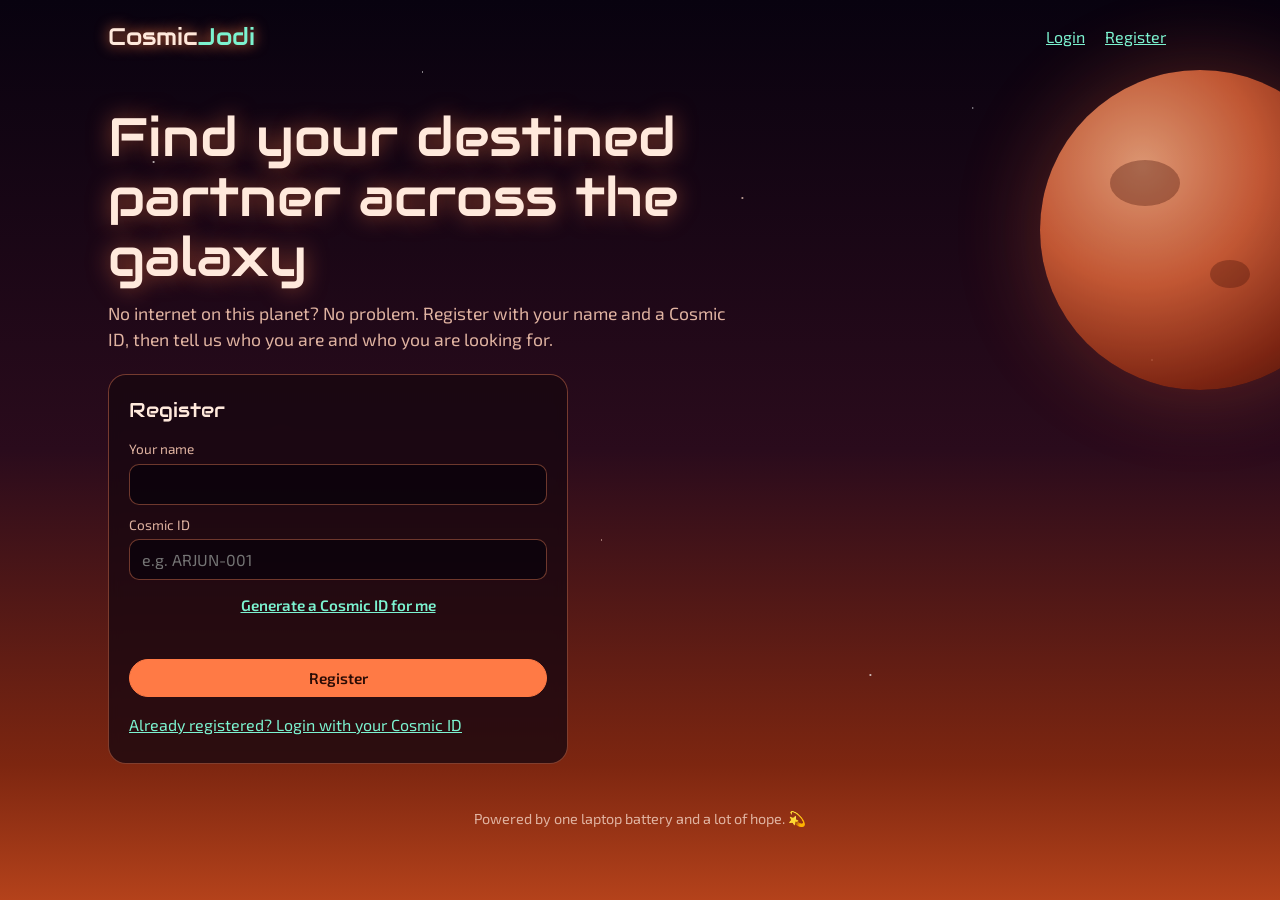
<file: index.html>
<!DOCTYPE html>
<html lang="en"><head><meta charset="utf-8"><title>Cosmic Jodi</title></head>
<body>
<script>location.replace(localStorage.getItem("cosmicId") ? "matches.html" : "register.html");</script>
<noscript><a href="register.html">Enter Cosmic Jodi</a></noscript>
</body></html>
</file>
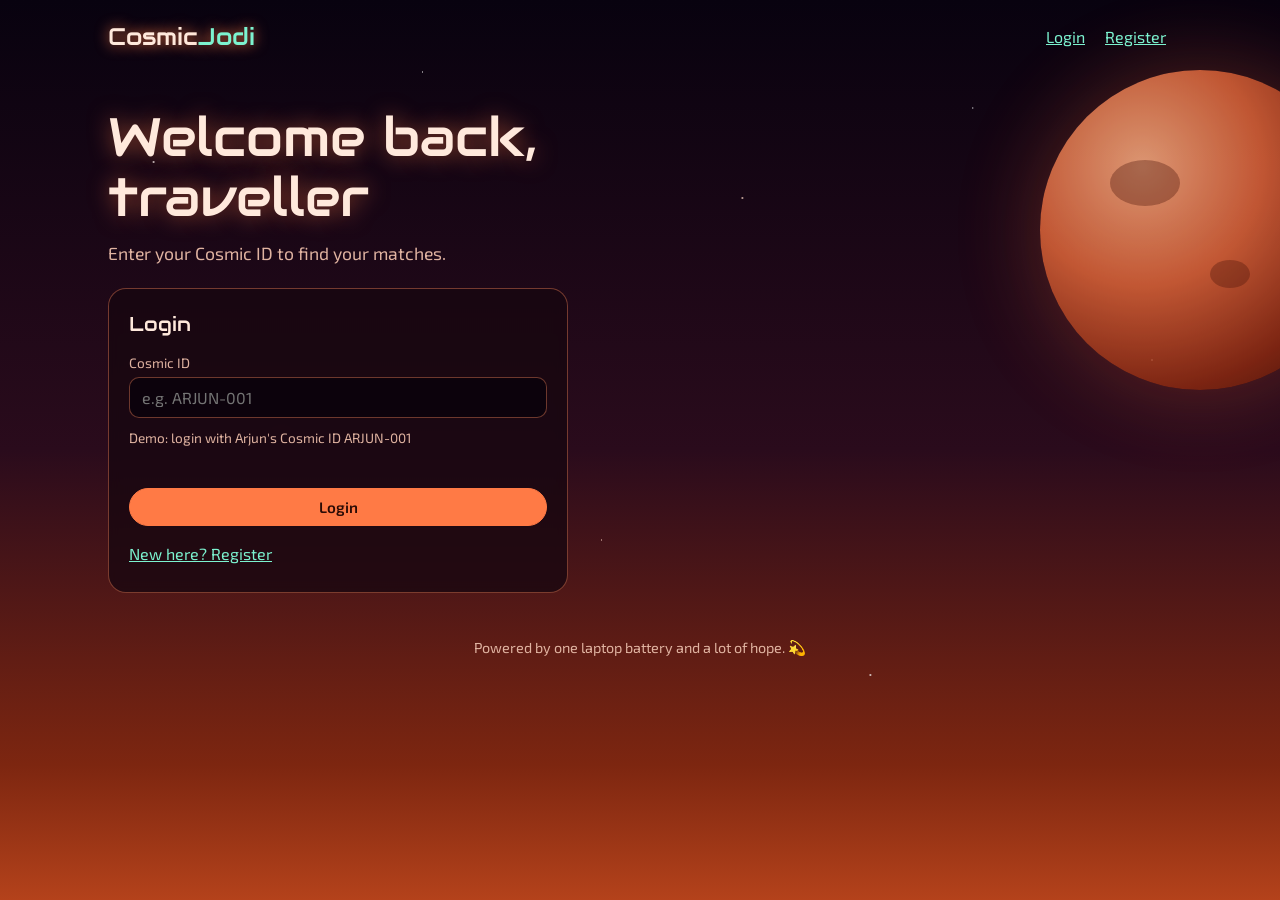
<file: bio.html>
<!DOCTYPE html>
<html lang="en">
<head>
<meta charset="utf-8">
<meta name="viewport" content="width=device-width, initial-scale=1, viewport-fit=cover">
<title>Bio data | Cosmic Jodi</title>
<link href="https://fonts.googleapis.com/css2?family=Audiowide&family=Exo+2:wght@400;600&display=swap" rel="stylesheet">
<link rel="stylesheet" href="css/styles.css">
</head>
<body>
<div class="planet" aria-hidden="true"></div>
<div class="wrap">
<header><a class="logo" href="index.html">Cosmic<span>Jodi</span></a><nav id="nav"></nav></header>
<main>
  <div class="hero"><h1>Your bio data</h1><p>Tell us about yourself and your preferred partner. Matches are filtered by your preferences.</p></div>
  <div class="cols">
    <div class="panel"><h2>About me</h2><div class="form">
      <div class="two"><div><label for="bGender">I am</label><select id="bGender"><option value="m">Male</option><option value="f">Female</option></select></div><div><label for="bAge">Age (cycles)</label><input id="bAge" type="number" min="18" max="999"></div></div>
      <div class="two"><div><label for="bSpecies">Species</label><input id="bSpecies" placeholder="e.g. Glorbian"></div><div><label for="bPlanet">Home planet</label><input id="bPlanet" placeholder="e.g. Zeta-4"></div></div>
      <div class="two"><div><label for="bHands">Hands</label><select id="bHands"></select></div><div><label for="bEyes">Eyes</label><select id="bEyes"></select></div></div>
      <div class="two"><div><label for="bLegs">Legs</label><select id="bLegs"></select></div><div><label for="bAnt">Antennae</label><select id="bAnt"></select></div></div>
      <div><label for="bSkin">Skin colour</label><select id="bSkin"></select></div>
      <div><label for="bLang">My language</label><select id="bLang"></select></div>
      <div><label for="bAbout">About me</label><textarea id="bAbout" rows="3" placeholder="Likes long walks on asteroid belts"></textarea></div>
    </div></div>
    <div class="panel"><h2>My preferred partner</h2><div class="form">
      <div><label for="pGender">Looking for</label><select id="pGender"><option value="">Any</option><option value="m">Male</option><option value="f">Female</option></select></div>
      <div class="two"><div><label for="pHands">Hands</label><select id="pHands"></select></div><div><label for="pEyes">Eyes</label><select id="pEyes"></select></div></div>
      <div class="two"><div><label for="pLegs">Legs</label><select id="pLegs"></select></div><div><label for="pAnt">Antennae</label><select id="pAnt"></select></div></div>
      <div><label for="pSkin">Skin colour</label><select id="pSkin"></select></div>
      <p class="hint">Leave a field on Any if you are open-minded.</p>
    </div></div>
  </div>
  <p class="err" id="bErr"></p><button class="primary" id="bSave">Save and find my matches</button>
</main>
<footer>Powered by one laptop battery and a lot of hope. 💫</footer>
</div>
<div id="toast" role="status"></div>
<script src="js/mock-server.js"></script>
<script src="js/portraits.js"></script>
<script src="js/common.js"></script>
<script src="js/bio.js"></script>
</body>
</html>
</file>
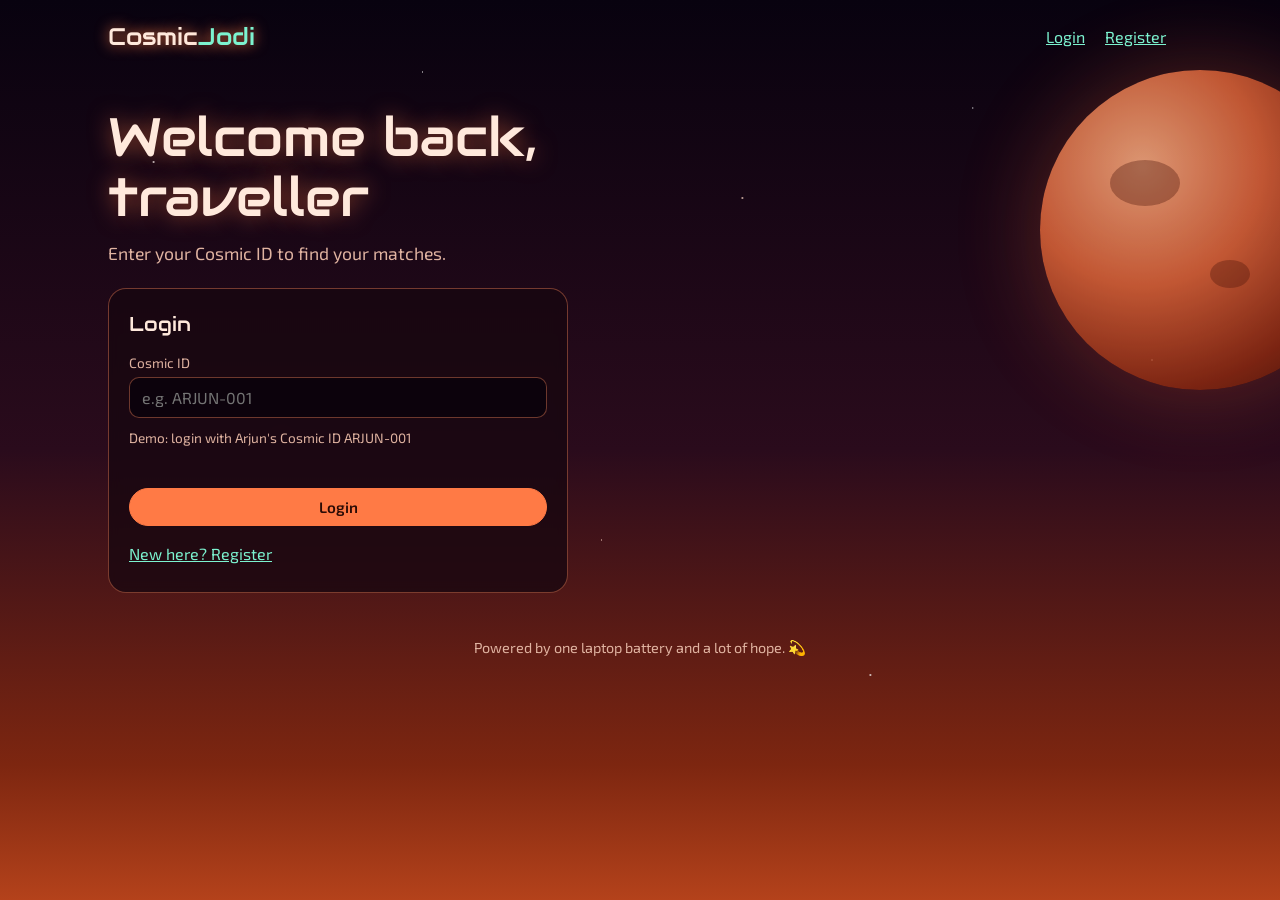
<file: chat.html>
<!DOCTYPE html>
<html lang="en">
<head>
<meta charset="utf-8">
<meta name="viewport" content="width=device-width, initial-scale=1, viewport-fit=cover">
<title>Chat | Cosmic Jodi</title>
<link href="https://fonts.googleapis.com/css2?family=Audiowide&family=Exo+2:wght@400;600&display=swap" rel="stylesheet">
<link rel="stylesheet" href="css/styles.css">
</head>
<body>
<div class="planet" aria-hidden="true"></div>
<div class="wrap">
<header><a class="logo" href="index.html">Cosmic<span>Jodi</span></a><nav id="nav"></nav></header>
<main>
<div class="hero"><h1 id="cName">Chat</h1><p id="cLang"></p></div>
<div class="panel idea" id="cIdea"></div>
<div class="panel chatbox">
  <div class="msgs" id="cMsgs" aria-live="polite"></div>
  <div class="cin"><button class="mic small" id="cMic" aria-label="Speak a message">🎙️</button><input id="cText" placeholder="Type or speak..." autocomplete="off"><button class="primary" id="cSend">Send</button></div>
  <label class="check"><input type="checkbox" id="cAuto" checked>Read replies aloud</label>
</div>
<a class="link" href="my-matches.html">Back to my matches</a>
</main>
<footer>Powered by one laptop battery and a lot of hope. 💫</footer>
</div>
<div id="toast" role="status"></div>
<script src="js/mock-server.js"></script>
<script src="js/portraits.js"></script>
<script src="js/common.js"></script>
<script src="js/chat.js"></script>
</body>
</html>
</file>
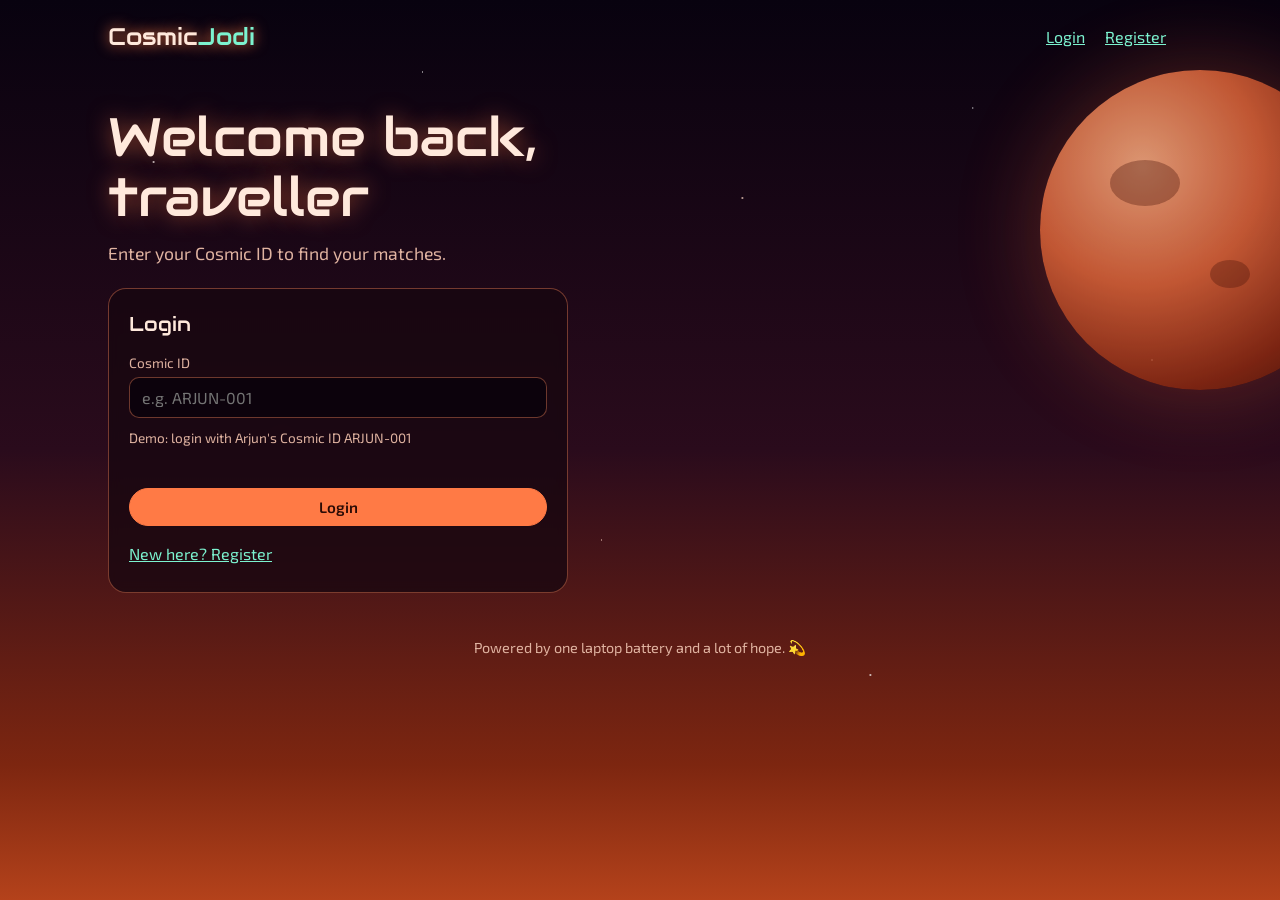
<file: login.html>
<!DOCTYPE html>
<html lang="en">
<head>
<meta charset="utf-8">
<meta name="viewport" content="width=device-width, initial-scale=1, viewport-fit=cover">
<title>Login | Cosmic Jodi</title>
<link href="https://fonts.googleapis.com/css2?family=Audiowide&family=Exo+2:wght@400;600&display=swap" rel="stylesheet">
<link rel="stylesheet" href="css/styles.css">
</head>
<body>
<div class="planet" aria-hidden="true"></div>
<div class="wrap">
<header><a class="logo" href="index.html">Cosmic<span>Jodi</span></a><nav id="nav"></nav></header>
<main>
<div class="hero"><h1>Welcome back, traveller</h1><p>Enter your Cosmic ID to find your matches.</p></div>
<div class="panel" style="max-width:460px"><h2>Login</h2><div class="form">
  <div><label for="lId">Cosmic ID</label><input id="lId" autocomplete="off" placeholder="e.g. ARJUN-001" maxlength="20"></div>
  <p class="hint">Demo: login with Arjun's Cosmic ID ARJUN-001</p>
  <p class="err" id="lErr"></p>
  <button class="primary" id="lGo">Login</button>
  <a class="link" href="register.html">New here? Register</a>
</div></div>
</main>
<footer>Powered by one laptop battery and a lot of hope. 💫</footer>
</div>
<div id="toast" role="status"></div>
<script src="js/mock-server.js"></script>
<script src="js/portraits.js"></script>
<script src="js/common.js"></script>
<script src="js/login.js"></script>
</body>
</html>
</file>
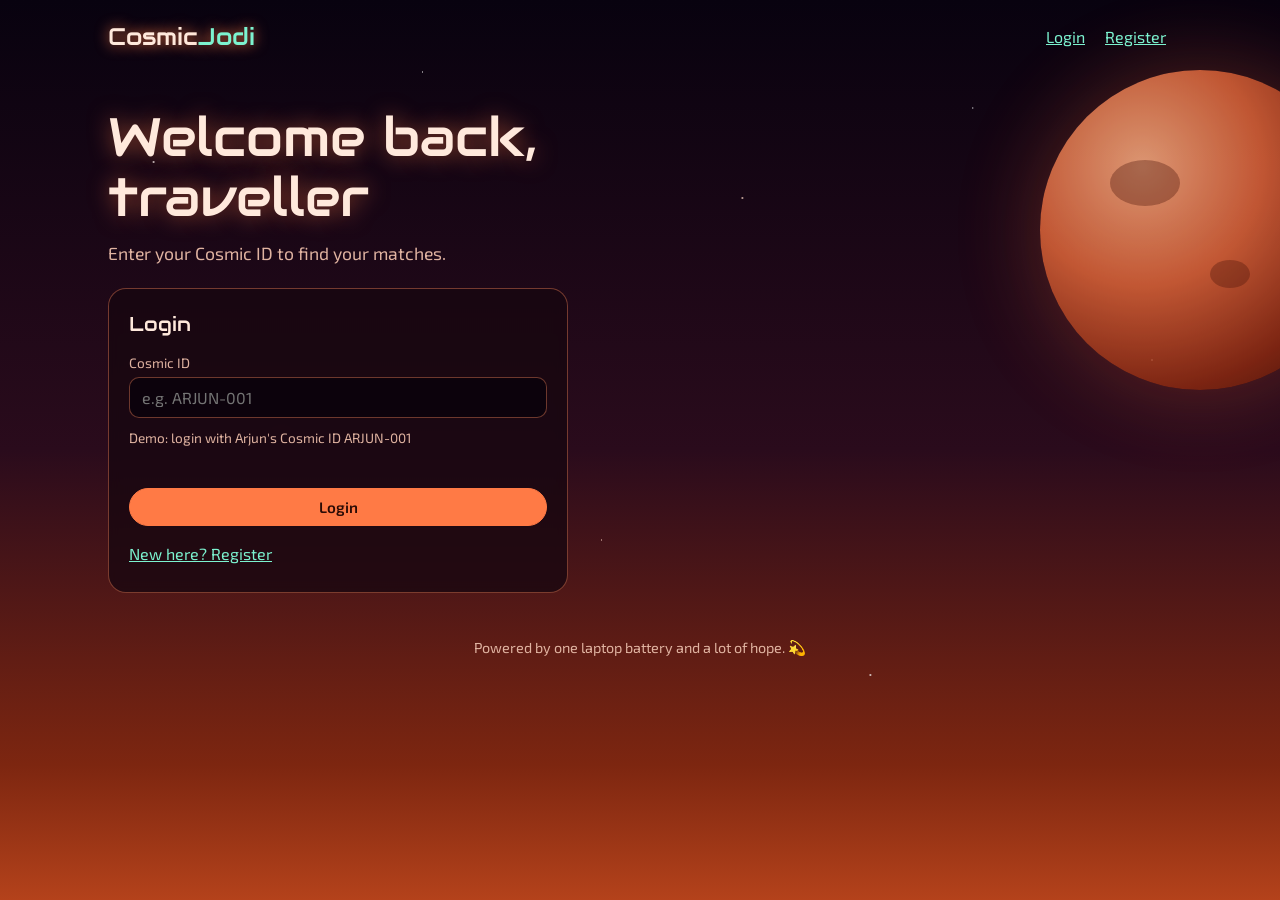
<file: matches.html>
<!DOCTYPE html>
<html lang="en">
<head>
<meta charset="utf-8">
<meta name="viewport" content="width=device-width, initial-scale=1, viewport-fit=cover">
<title>Matches | Cosmic Jodi</title>
<link href="https://fonts.googleapis.com/css2?family=Audiowide&family=Exo+2:wght@400;600&display=swap" rel="stylesheet">
<link rel="stylesheet" href="css/styles.css">
</head>
<body>
<div class="planet" aria-hidden="true"></div>
<div class="wrap">
<header><a class="logo" href="index.html">Cosmic<span>Jodi</span></a><nav id="nav"></nav></header>
<main>
  <div class="hero"><h1 id="mTitle">Your matches</h1><p>Filtered by your preferred partner. Change anything below, or just say it.</p></div>
  <section class="panel" aria-labelledby="ft">
    <h2 id="ft">Partner preferences</h2>
    <div class="voicebar">
      <button class="mic" id="mic" aria-label="Speak your preferences" title="Speak your preferences">🎙️</button>
      <input id="say" type="text" placeholder="Say or type: handsome, 2 hands, 4 eyes, green" aria-label="Describe your ideal partner">
      <button class="primary" id="go">Search</button>
    </div>
    <p class="status" id="status" aria-live="polite">Tap the microphone and say what you want in a partner.</p>
    <div class="filters">
      <div><label for="fg">Looking for</label><select id="fg"><option value="">Any</option><option value="m">Male</option><option value="f">Female</option></select></div>
      <div><label for="fh">Hands</label><select id="fh"></select></div>
      <div><label for="fe">Eyes</label><select id="fe"></select></div>
      <div><label for="fl">Legs</label><select id="fl"></select></div>
      <div><label for="fa">Antennae</label><select id="fa"></select></div>
      <div><label for="fs">Skin colour</label><select id="fs"></select></div>
    </div>
    <div class="row"><button id="clear">Clear</button><button id="hello">🔊 Hear this page</button><label class="check"><input type="checkbox" id="strict">Perfect matches only</label></div>
  </section>
  <div class="sechead"><h2>Singles for you</h2><span id="count"></span></div>
  <div class="grid" id="grid"></div>
</main>
<footer>Powered by one laptop battery and a lot of hope. 💫</footer>
</div>
<div id="toast" role="status"></div>
<script src="js/mock-server.js"></script>
<script src="js/portraits.js"></script>
<script src="js/common.js"></script>
<script src="js/matches.js"></script>
</body>
</html>
</file>
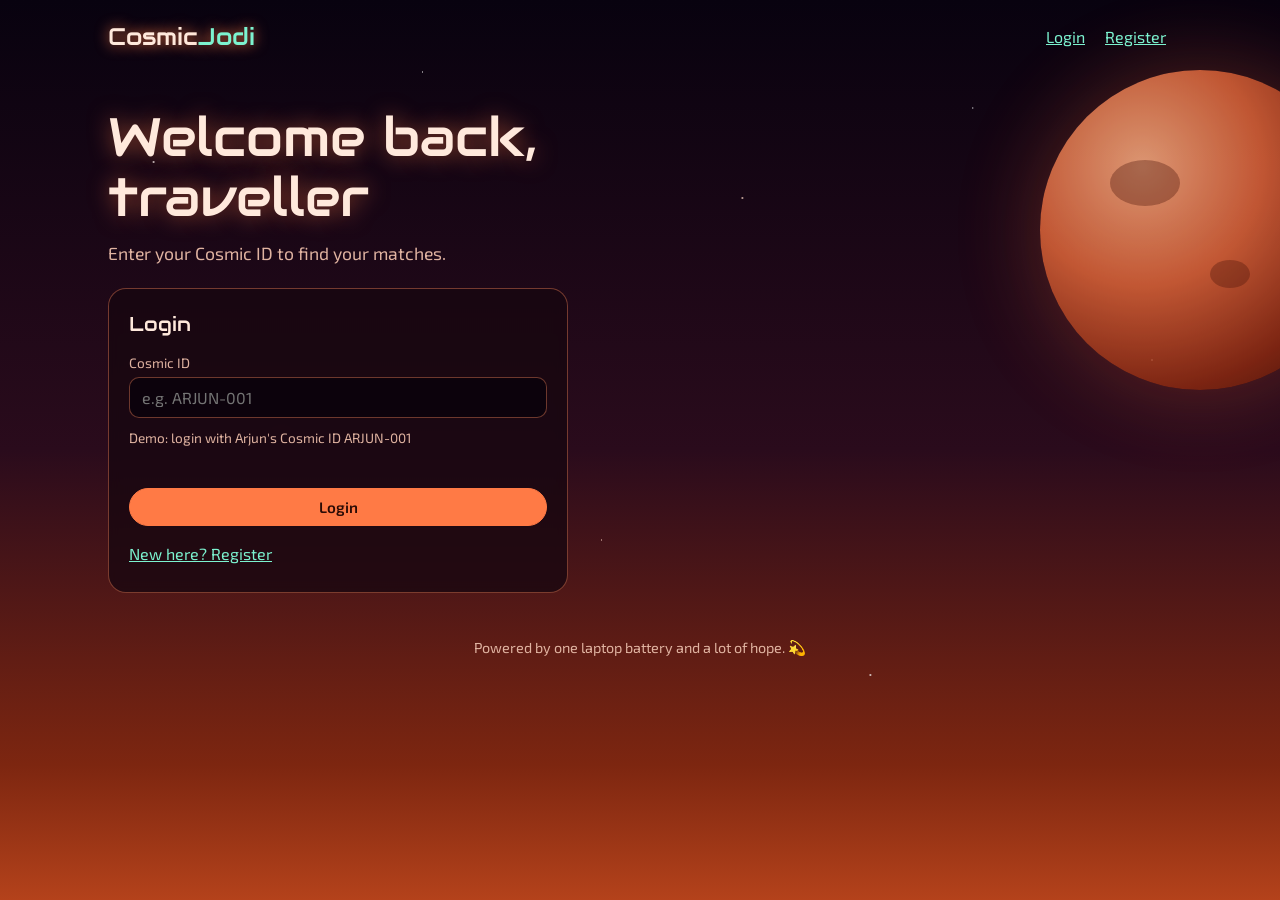
<file: my-matches.html>
<!DOCTYPE html>
<html lang="en">
<head>
<meta charset="utf-8">
<meta name="viewport" content="width=device-width, initial-scale=1, viewport-fit=cover">
<title>My matches | Cosmic Jodi</title>
<link href="https://fonts.googleapis.com/css2?family=Audiowide&family=Exo+2:wght@400;600&display=swap" rel="stylesheet">
<link rel="stylesheet" href="css/styles.css">
</head>
<body>
<div class="planet" aria-hidden="true"></div>
<div class="wrap">
<header><a class="logo" href="index.html">Cosmic<span>Jodi</span></a><nav id="nav"></nav></header>
<main>
<div class="hero"><h1>My matches</h1><p>Everyone who said yes, with a first date idea for each.</p></div>
<div class="grid" id="mGrid"></div>
</main>
<footer>Powered by one laptop battery and a lot of hope. 💫</footer>
</div>
<div id="toast" role="status"></div>
<script src="js/mock-server.js"></script>
<script src="js/portraits.js"></script>
<script src="js/common.js"></script>
<script src="js/my-matches.js"></script>
</body>
</html>
</file>
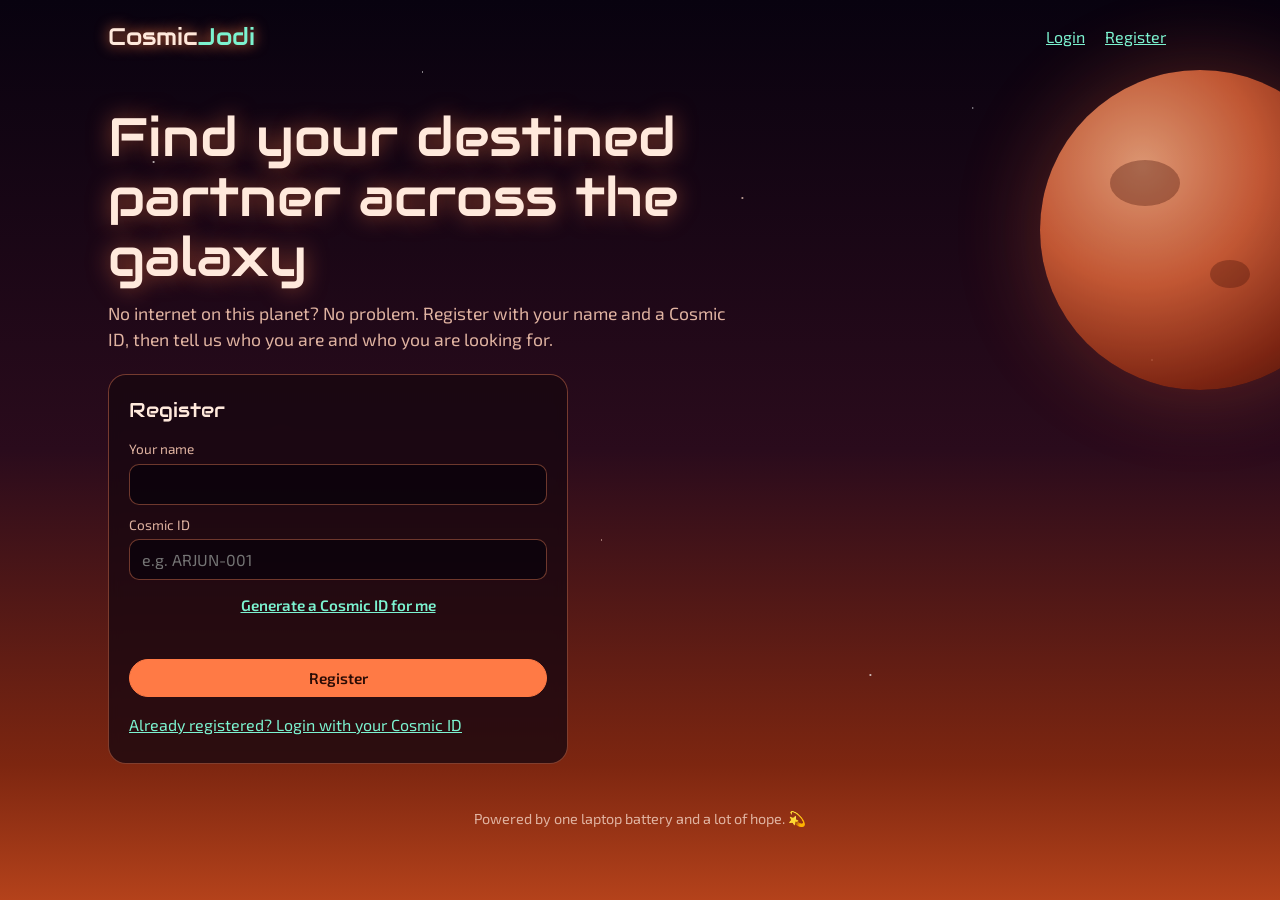
<file: register.html>
<!DOCTYPE html>
<html lang="en">
<head>
<meta charset="utf-8">
<meta name="viewport" content="width=device-width, initial-scale=1, viewport-fit=cover">
<title>Register | Cosmic Jodi</title>
<link href="https://fonts.googleapis.com/css2?family=Audiowide&family=Exo+2:wght@400;600&display=swap" rel="stylesheet">
<link rel="stylesheet" href="css/styles.css">
</head>
<body>
<div class="planet" aria-hidden="true"></div>
<div class="wrap">
<header><a class="logo" href="index.html">Cosmic<span>Jodi</span></a><nav id="nav"></nav></header>
<main>
<div class="hero"><h1>Find your destined partner across the galaxy</h1><p>No internet on this planet? No problem. Register with your name and a Cosmic ID, then tell us who you are and who you are looking for.</p></div>
<div class="panel" style="max-width:460px"><h2>Register</h2><div class="form">
  <div><label for="rName">Your name</label><input id="rName" autocomplete="off"></div>
  <div><label for="rId">Cosmic ID</label><input id="rId" autocomplete="off" placeholder="e.g. ARJUN-001" maxlength="20"></div>
  <button class="link" id="rGen" type="button">Generate a Cosmic ID for me</button>
  <p class="err" id="rErr"></p>
  <button class="primary" id="rGo">Register</button>
  <a class="link" href="login.html">Already registered? Login with your Cosmic ID</a>
</div></div>
</main>
<footer>Powered by one laptop battery and a lot of hope. 💫</footer>
</div>
<div id="toast" role="status"></div>
<script src="js/mock-server.js"></script>
<script src="js/portraits.js"></script>
<script src="js/common.js"></script>
<script src="js/register.js"></script>
</body>
</html>
</file>
<file: css/styles.css>
:root{color-scheme:dark;--ink:#ffe9dc;--muted:#e0b3a1;--card:rgba(24,7,16,.78);--line:rgba(255,138,92,.4);--mars:#ff7a45;--glow:#7cf3d0;--deep:#14040f;
--head:'Audiowide','Orbitron','Trebuchet MS',fantasy;--body:'Exo 2','Segoe UI',system-ui,sans-serif;box-sizing:border-box;padding-top:env(safe-area-inset-top,0px);padding-bottom:env(safe-area-inset-bottom,0px)}
html{scroll-padding-top:env(safe-area-inset-top,0px)}
*{box-sizing:border-box}
body{margin:0;min-height:100vh;color:var(--ink);font-family:var(--body);line-height:1.5;
background:
radial-gradient(1.5px 1.5px at 12% 18%,#fff,transparent),radial-gradient(1px 1px at 33% 8%,#fff,transparent),radial-gradient(1.5px 1.5px at 58% 22%,#ffd9c7,transparent),radial-gradient(1px 1px at 76% 12%,#fff,transparent),radial-gradient(1.5px 1.5px at 90% 40%,#fff,transparent),radial-gradient(1px 1px at 22% 48%,#fff,transparent),radial-gradient(1px 1px at 47% 60%,#ffd9c7,transparent),radial-gradient(1.5px 1.5px at 68% 75%,#fff,transparent),
linear-gradient(#08020f 0%,#2a0b1c 50%,#7d2610 85%,#b4421b 100%);background-attachment:fixed}
.planet{position:fixed;top:70px;right:-80px;width:320px;height:320px;border-radius:50%;z-index:0;pointer-events:none;
background:radial-gradient(circle at 32% 30%,#ffb083 0,#e0663a 38%,#8c2a12 72%,#3a0e08 100%);box-shadow:0 0 90px rgba(255,110,60,.35);opacity:.85}
.planet:before,.planet:after{content:"";position:absolute;border-radius:50%;background:rgba(80,20,8,.35)}
.planet:before{width:70px;height:46px;left:70px;top:90px}.planet:after{width:40px;height:28px;left:170px;top:190px}
.wrap{position:relative;z-index:1;max-width:1100px;margin:0 auto;padding:0 18px 60px}
header{display:flex;align-items:center;justify-content:space-between;gap:12px;flex-wrap:wrap;padding:16px 0}
.logo{font-family:var(--head);font-size:1.5rem;color:var(--ink);text-shadow:0 0 14px var(--mars)}
.logo span{color:var(--glow)}
nav{display:flex;gap:8px;align-items:center;flex-wrap:wrap}
button{font-family:var(--body);font-weight:600;cursor:pointer;border-radius:999px;border:1px solid var(--line);background:transparent;color:var(--ink);padding:9px 18px;font-size:.95rem}
button:hover{background:rgba(255,138,92,.18)}
button:focus-visible,input:focus-visible,select:focus-visible{outline:3px solid var(--glow);outline-offset:2px}
.primary{background:var(--mars);color:#2a0b05;border-color:var(--mars)}
.primary:hover{background:#ff9466}
.hero{padding:34px 0 22px;max-width:640px}
h1{font-family:var(--head);font-weight:400;font-size:clamp(2rem,6vw,3.4rem);line-height:1.1;margin:0 0 12px;text-shadow:0 0 22px rgba(255,122,69,.55)}
.hero p{color:var(--muted);font-size:1.1rem;margin:0}
.panel{background:var(--card);border:1px solid var(--line);border-radius:18px;padding:20px;backdrop-filter:blur(6px)}
.panel h2{font-family:var(--head);font-weight:400;font-size:1.25rem;margin:0 0 14px}
.voicebar{display:flex;gap:12px;align-items:center;flex-wrap:wrap;margin-bottom:16px}
.mic{width:64px;height:64px;padding:0;font-size:1.7rem;background:var(--glow);color:#06211a;border:0;flex:none}
.mic:hover{background:#a5ffe6}
.mic.on{animation:pulse 1s infinite}
@keyframes pulse{0%{box-shadow:0 0 0 0 rgba(124,243,208,.7)}100%{box-shadow:0 0 0 22px rgba(124,243,208,0)}}
.voicebar input{flex:1;min-width:200px}
input,select,textarea{font-family:var(--body);font-size:1rem;color:var(--ink);background:rgba(8,2,12,.7);border:1px solid var(--line);border-radius:10px;padding:10px 12px;width:100%}
select option{background:#1d0a14}
.status{color:var(--glow);min-height:1.4em;font-size:.95rem;margin:0 0 12px}
.filters{display:grid;grid-template-columns:repeat(auto-fit,minmax(130px,1fr));gap:12px;margin-bottom:14px}
label{display:block;font-size:.85rem;color:var(--muted);margin-bottom:4px}
.row{display:flex;gap:10px;flex-wrap:wrap}
.sechead{display:flex;align-items:baseline;justify-content:space-between;gap:10px;flex-wrap:wrap;margin:34px 0 14px}
.sechead h2{font-family:var(--head);font-weight:400;font-size:1.5rem;margin:0}
.sechead span{color:var(--muted)}
.grid{display:grid;grid-template-columns:repeat(auto-fill,minmax(250px,1fr));gap:16px}
.card{background:var(--card);border:1px solid var(--line);border-radius:16px;overflow:hidden;display:flex;flex-direction:column;backdrop-filter:blur(6px)}
.pic{height:280px;display:flex;align-items:flex-end;justify-content:center;background:radial-gradient(circle at 50% 40%,rgba(255,150,100,.3),rgba(20,4,15,.6))}
.pic svg{height:100%;width:100%}.pic svg.cart{width:auto}.pic img{width:100%;height:100%;object-fit:cover;object-position:50% 15%}
.badge{align-self:flex-start;margin:10px 12px 0;background:var(--glow);color:#06211a;font-size:.78rem;font-weight:600;border-radius:999px;padding:2px 10px}
.body{padding:12px 16px 16px;display:flex;flex-direction:column;gap:8px;flex:1}
.body h3{font-family:var(--head);font-weight:400;margin:0;font-size:1.2rem}
.meta{color:var(--muted);font-size:.9rem}
.tags{display:flex;flex-wrap:wrap;gap:6px}
.tags span{border:1px solid var(--line);border-radius:8px;padding:1px 8px;font-size:.85rem}
.bio{margin:0;font-size:.95rem;flex:1}
.bar{height:8px;border-radius:99px;background:rgba(255,255,255,.12);overflow:hidden}
.bar i{display:block;height:100%;background:linear-gradient(90deg,var(--mars),var(--glow))}
.pct{font-size:.85rem;color:var(--glow)}
.card .row button{flex:1;padding:8px 10px;font-size:.88rem}
.cols{display:grid;grid-template-columns:repeat(auto-fit,minmax(280px,1fr));gap:18px}.link{background:none;border:0;color:var(--glow);text-decoration:underline;padding:6px 0}.link:hover{background:none}.check{display:flex;gap:8px;align-items:center;font-size:.95rem;color:var(--ink);margin:0}.check input{width:auto}.empty{grid-column:1/-1;text-align:center;padding:30px;color:var(--muted)}
footer{margin-top:44px;text-align:center;color:var(--muted);font-size:.9rem}
.modal{position:fixed;inset:0;z-index:10;background:rgba(5,1,8,.75);display:none;align-items:center;justify-content:center;padding:16px;overflow:auto}
.modal.open{display:flex}
.box{background:#1d0a14;border:1px solid var(--line);border-radius:18px;padding:22px;width:100%;max-width:440px;margin:auto}
.tabs{display:flex;gap:8px;margin-bottom:14px}
.tabs button.act{background:var(--mars);color:#2a0b05;border-color:var(--mars)}
.form{display:grid;gap:10px}
.two{display:grid;grid-template-columns:1fr 1fr;gap:10px}
.hint{font-size:.85rem;color:var(--muted);margin:0}
.err{color:#ff9a9a;min-height:1.3em;margin:0;font-size:.9rem}
#toast{position:fixed;left:50%;bottom:calc(20px + env(safe-area-inset-bottom,0px));transform:translateX(-50%);background:var(--glow);color:#06211a;font-weight:600;padding:10px 18px;border-radius:999px;z-index:20;opacity:0;pointer-events:none;transition:opacity .25s;max-width:90vw;text-align:center}
#toast.show{opacity:1}
@media(max-width:700px){.planet{width:200px;height:200px;right:-70px;top:90px;opacity:.6}}
@media(prefers-reduced-motion:reduce){.mic.on{animation:none}#toast{transition:none}}

.idea{border:1px dashed var(--glow);margin-bottom:14px}
.msgs{height:min(50vh,460px);overflow-y:auto;padding:12px 14px;display:flex;flex-direction:column;gap:10px}
.msg{max-width:88%;padding:8px 34px 8px 12px;border-radius:14px;font-size:.92rem;position:relative}
.msg.me{align-self:flex-end;background:rgba(255,122,69,.25);border:1px solid var(--line)}
.msg.them{align-self:flex-start;background:rgba(124,243,208,.14);border:1px solid rgba(124,243,208,.4)}
.msg .l1{font-family:var(--head);font-size:.95rem}.msg .l2{color:var(--glow)}.msg .l3{color:var(--muted);font-size:.8rem}
.spk{position:absolute;right:4px;top:4px;padding:2px 8px;font-size:.8rem}
.cin{display:flex;gap:8px;padding:10px 14px;align-items:center}
.cin input{flex:1}
.mic.small{width:44px;height:44px;font-size:1.1rem}
a.logo{text-decoration:none}
a.primary{display:inline-block;text-decoration:none;border-radius:999px;padding:9px 18px;font-weight:600;text-align:center}
.chatbox{display:flex;flex-direction:column;gap:10px}
nav a.link{padding:9px 6px}
</file>
